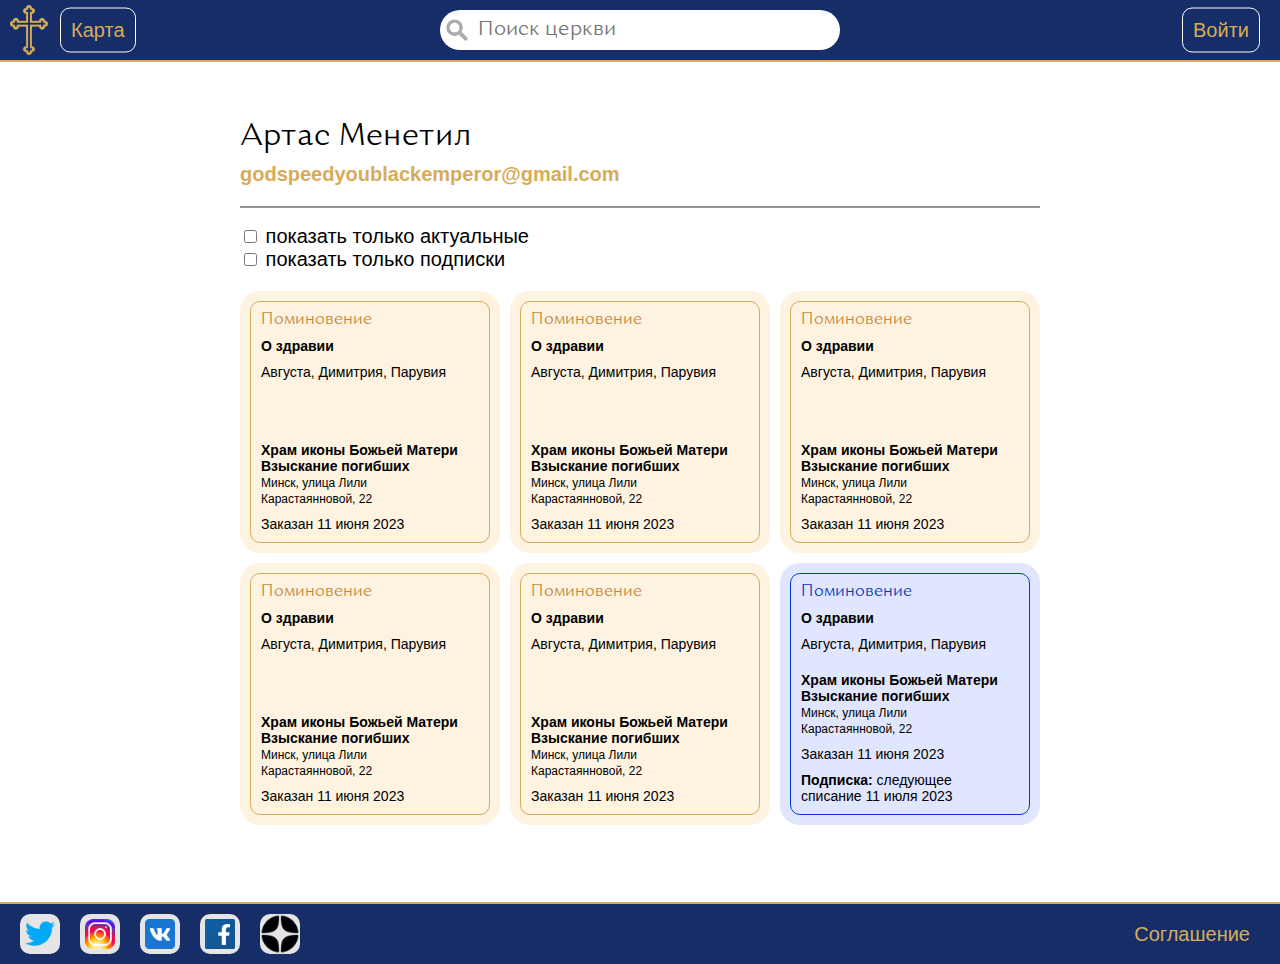
<file: html/account.html>
<!DOCTYPE html>
<html lang="ru">

<head>
    <meta charset="UTF-8">
    <meta http-equiv="X-UA-Cmpatible" content="IE=edge">
    <!--    <meta name="keywords" content="some">-->
    <title>Бог поможет</title>
    <link rel="stylesheet" href="../css/styles.css"/>
    <link rel="shortcut icon" href="/images/title2.png" type="image/png">
</head>

<body class="page">

<header class="header page__header">
    <img class="logo header__logo" src="../images/title2.png" alt="cross">
    <a class="button header__map button_theme_big" href="../index.html">Карта</a>
    <div class="search header__search">
        <img class="search__img" src="../images/search.png">
        <input class="search__input" type="text" placeholder="Поиск церкви">
    </div>
    <a class="button header__login button_theme_big" href="auth.html">Войти</a>
</header>

<main class="account">
    <h1 class="account__name">Артас Менетил</h1>
    <h2 class="account__email">godspeedyoublackemperor@gmail.com</h2>
    <label class="account__label">
        <input class="account__checkbox" type="checkbox">
        показать только актуальные
    </label>
    <label class="account__label">
        <input class="account__checkbox" type="checkbox">
        показать только подписки
    </label>
    <div class="account__list">
        <article class="order account__order">
            <div class="order__border">
                <h3 class="order__name">Поминовение</h3>
                <p class="order__unit order__unit_heavy">О здравии</p>
                <p class="order__unit">Августа, Димитрия, Парувия</p>
                <p class="order__unit">
                <div class="order__bottom">
                    <p class="order__unit">
                        <span class="order__unit_heavy">
                            Храм иконы Божьей Матери Взыскание погибших
                        </span>
                        <br>
                        <span class="order__unit_small">Минск, улица Лили Карастаянновой, 22</span>
                    </p>
                    <p class="order__unit">Заказан 11 июня 2023</p>
                </div>
            </div>
        </article>

        <article class="order account__order">
            <div class="order__border">
                <h3 class="order__name">Поминовение</h3>
                <p class="order__unit order__unit_heavy">О здравии</p>
                <p class="order__unit">Августа, Димитрия, Парувия</p>
                <p class="order__unit">
                <div class="order__bottom">
                    <p class="order__unit">
                        <span class="order__unit_heavy">
                            Храм иконы Божьей Матери Взыскание погибших
                        </span>
                        <br>
                        <span class="order__unit_small">Минск, улица Лили Карастаянновой, 22</span>
                    </p>
                    <p class="order__unit">Заказан 11 июня 2023</p>
                </div>
            </div>
        </article>

        <article class="order account__order">
            <div class="order__border">
                <h3 class="order__name">Поминовение</h3>
                <p class="order__unit order__unit_heavy">О здравии</p>
                <p class="order__unit">Августа, Димитрия, Парувия</p>
                <p class="order__unit">
                <div class="order__bottom">
                    <p class="order__unit">
                        <span class="order__unit_heavy">
                            Храм иконы Божьей Матери Взыскание погибших
                        </span>
                        <br>
                        <span class="order__unit_small">Минск, улица Лили Карастаянновой, 22</span>
                    </p>
                    <p class="order__unit">Заказан 11 июня 2023</p>
                </div>
            </div>
        </article>

        <article class="order account__order">
            <div class="order__border">
                <h3 class="order__name">Поминовение</h3>
                <p class="order__unit order__unit_heavy">О здравии</p>
                <p class="order__unit">Августа, Димитрия, Парувия</p>
                <p class="order__unit">
                <div class="order__bottom">
                    <p class="order__unit">
                        <span class="order__unit_heavy">
                            Храм иконы Божьей Матери Взыскание погибших
                        </span>
                        <br>
                        <span class="order__unit_small">Минск, улица Лили Карастаянновой, 22</span>
                    </p>
                    <p class="order__unit">Заказан 11 июня 2023</p>
                </div>
            </div>
        </article>

        <article class="order account__order">
            <div class="order__border">
                <h3 class="order__name">Поминовение</h3>
                <p class="order__unit order__unit_heavy">О здравии</p>
                <p class="order__unit">Августа, Димитрия, Парувия</p>
                <p class="order__unit">
                <div class="order__bottom">
                    <p class="order__unit">
                        <span class="order__unit_heavy">
                            Храм иконы Божьей Матери Взыскание погибших
                        </span>
                        <br>
                        <span class="order__unit_small">Минск, улица Лили Карастаянновой, 22</span>
                    </p>
                    <p class="order__unit">Заказан 11 июня 2023</p>
                </div>
            </div>
        </article>

        <article class="order account__order order_theme_sub">
            <div class="order__border order__border_theme_sub">
                <h3 class="order__name order__name_theme_sub">Поминовение</h3>
                <p class="order__unit order__unit_heavy">О здравии</p>
                <p class="order__unit">Августа, Димитрия, Парувия</p>
                <div class="order__bottom">
                    <p class="order__unit">
                        <span class="order__unit_heavy">
                            Храм иконы Божьей Матери Взыскание погибших
                        </span>
                        <br>
                        <span class="order__unit_small">Минск, улица Лили Карастаянновой, 22</span>
                    </p>
                    <p class="order__unit">Заказан 11 июня 2023</p>
                    <p class="order__unit">
                        <span class="order__unit_heavy">Подписка:</span>
                        следующее списание 11 июля 2023
                    </p>
                </div>
            </div>
        </article>

    </div>
</main>

<nav class="mobile-nav">
    <a class="mobile-nav__item" href="map.html">
        <img class="mobile-nav__img" src="/images/map-nav-3.png">
    </a>
    <a class="mobile-nav__item" href="map.html">
        <img class="mobile-nav__img" src="/images/search-nav-2.png">
    </a>
    <a class="mobile-nav__item" href="auth.html">
        <img class="mobile-nav__img" src="/images/user-nav.png">
    </a>
</nav>

<footer class="footer page__footer">
    <ul class="contact-list footer__contact-list">
        <li class="contact footer__contact">
            <a href="https://twitter.com/" target="_blank"><img class="footer__img" src="../images/twitter.png" alt=""></a>
        </li>
        <li class="contact footer__contact">
            <a href="https://www.instagram.com/" target="_blank"><img class="footer__img" src="../images/instagram.png" alt=""></a>
        </li>
        <li class="contact footer__contact">
            <a href="https://vk.com/" target="_blank"><img class="footer__img" src="../images/vk.png" alt=""></a>
        </li>
        <li class="contact footer__contact">
            <a href="https://web.facebook.com/" target="_blank"><img class="footer__img" src="../images/facebook.png" alt=""></a>
        </li>
        <li class="contact footer__contact">
            <a href="https://dzen.ru/" target="_blank"><img class="footer__img" src="../images/yazen.png" alt=""></a>
        </li>
    </ul>

    <a class="button footer__button button_theme_big button_border_none" href="#">Соглашение</a>
</footer>
</body>
</html>
</file>
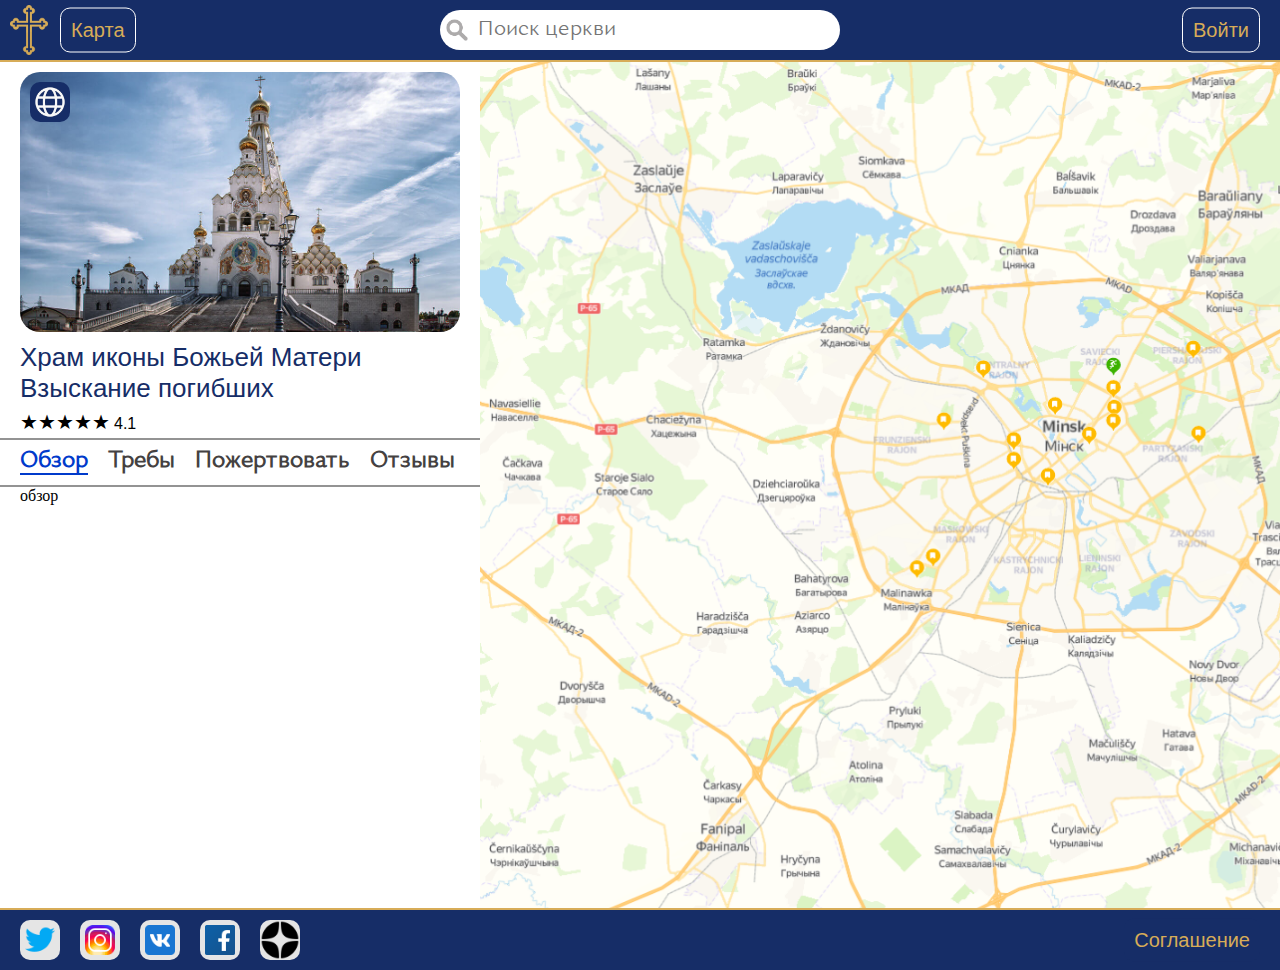
<file: html/map.html>
<!DOCTYPE html>
<html lang="ru">

<head>
    <meta charset="UTF-8">
    <meta http-equiv="X-UA-Cmpatible" content="IE=edge">
    <!--    <meta name="keywords" content="some">-->
    <title>Бог поможет</title>
    <link rel="stylesheet" href="../css/styles.css"/>
    <link rel="shortcut icon" href="/images/title2.png" type="image/png">
</head>

<body class="page">

<header class="header page__header">
    <img class="logo header__logo" src="/images/title2.png" alt="cross">
    <a class="button header__map button_theme_big" href="map.html">Карта</a>
    <div class="search header__search">
        <img class="search__img" src="/images/search.png">
        <input class="search__input" type="text" placeholder="Поиск церкви">
    </div>
    <a class="button header__login button_theme_big" href="auth.html">Войти</a>
</header>

<main class="main">
    <section class="church">
        <div class="church__cover">
            <img class="church__img" src="/images/church.jpg" alt="church">
            <a class="church__link" href="#"><img class="church__link-img" src="/images/site-img.png"></a>
        </div>
        <h1 class="church__name">Храм иконы Божьей Матери Взыскание погибших</h1>
        <div class="rating">
            <div class="rating__star">★</div>
            <div class="rating__star">★</div>
            <div class="rating__star">★</div>
            <div class="rating__star">★</div>
            <div class="rating__star">★</div>
            <div class="rating__mark">4.1</div>
        </div>
        <nav class="scroll-menu church__scroll-menu">

            <input class="scroll-menu__input scroll-menu__input_overview" type="radio" name="A" id="overview" checked>
            <input class="scroll-menu__input scroll-menu__input_treby" type="radio" name="A" id="treby">
            <input class="scroll-menu__input scroll-menu__input_donate" type="radio" name="A" id="donate">
            <input class="scroll-menu__input scroll-menu__input_reviews" type="radio" name="A" id="reviews">

            <div class="scroll-menu__controls">
                <label class="scroll-menu__controls-item" for="overview">Обзор</label>
                <label class="scroll-menu__controls-item" for="treby">Требы</label>
                <label class="scroll-menu__controls-item" for="donate">Пожертвовать</label>
                <label class="scroll-menu__controls-item" for="reviews">Отзывы</label>
            </div>

            <section class="scroll-menu__content overview">
                обзор
            </section>
            <section class="scroll-menu__content treby">
                требы
            </section>
            <section class="scroll-menu__content donate">
                пожертвовать
            </section>
            <section class="scroll-menu__content reviews">
                отзывы
            </section>

        </nav>
    </section>

    <div class="map"></div>
</main>

<nav class="mobile-nav">
    <a class="mobile-nav__item" href="map.html">
        <img class="mobile-nav__img" src="/images/map-nav-3.png" alt="">
    </a>
    <a class="mobile-nav__item" href="map.html">
        <img class="mobile-nav__img" src="/images/search-nav-2.png" alt="">
    </a>
    <a class="mobile-nav__item" href="auth.html">
        <img class="mobile-nav__img" src="/images/user-nav.png" alt="">
    </a>
</nav>

<footer class="footer page__footer">
    <ul class="contact-list footer__contact-list">
        <li class="contact footer__contact">
            <a href="https://twitter.com/" target="_blank"><img class="footer__img" src="/images/twitter.png" alt=""></a>
        </li>
        <li class="contact footer__contact">
            <a href="https://www.instagram.com/" target="_blank"><img class="footer__img" src="/images/instagram.png" alt=""></a>
        </li>
        <li class="contact footer__contact">
            <a href="https://vk.com/" target="_blank"><img class="footer__img" src="/images/vk.png" alt=""></a>
        </li>
        <li class="contact footer__contact">
            <a href="https://web.facebook.com/" target="_blank"><img class="footer__img" src="/images/facebook.png" alt=""></a>
        </li>
        <li class="contact footer__contact">
            <a href="https://dzen.ru/" target="_blank"><img class="footer__img" src="/images/yazen.png" alt=""></a>
        </li>
    </ul>

    <a class="button footer__button button_theme_big button_border_none" href="#">Соглашение</a>
</footer>
</body>
</html>
</file>
<file: css/styles.css>
@import "button/button.css";
@import "page/page.css";
@import "header/header.css";
@import "footer/footer.css";
@import "search/search.css";
@import "auth/auth-main.css";
@import "map-page/map-page.css";
@import "moblie-nav/mobile-nav.css";
@import "account/account.css";


@font-face {
    font-family: "Excentra Pro Light";
    src: url("../fonts/ExcentraPro-Light.ttf");
}
</file>
